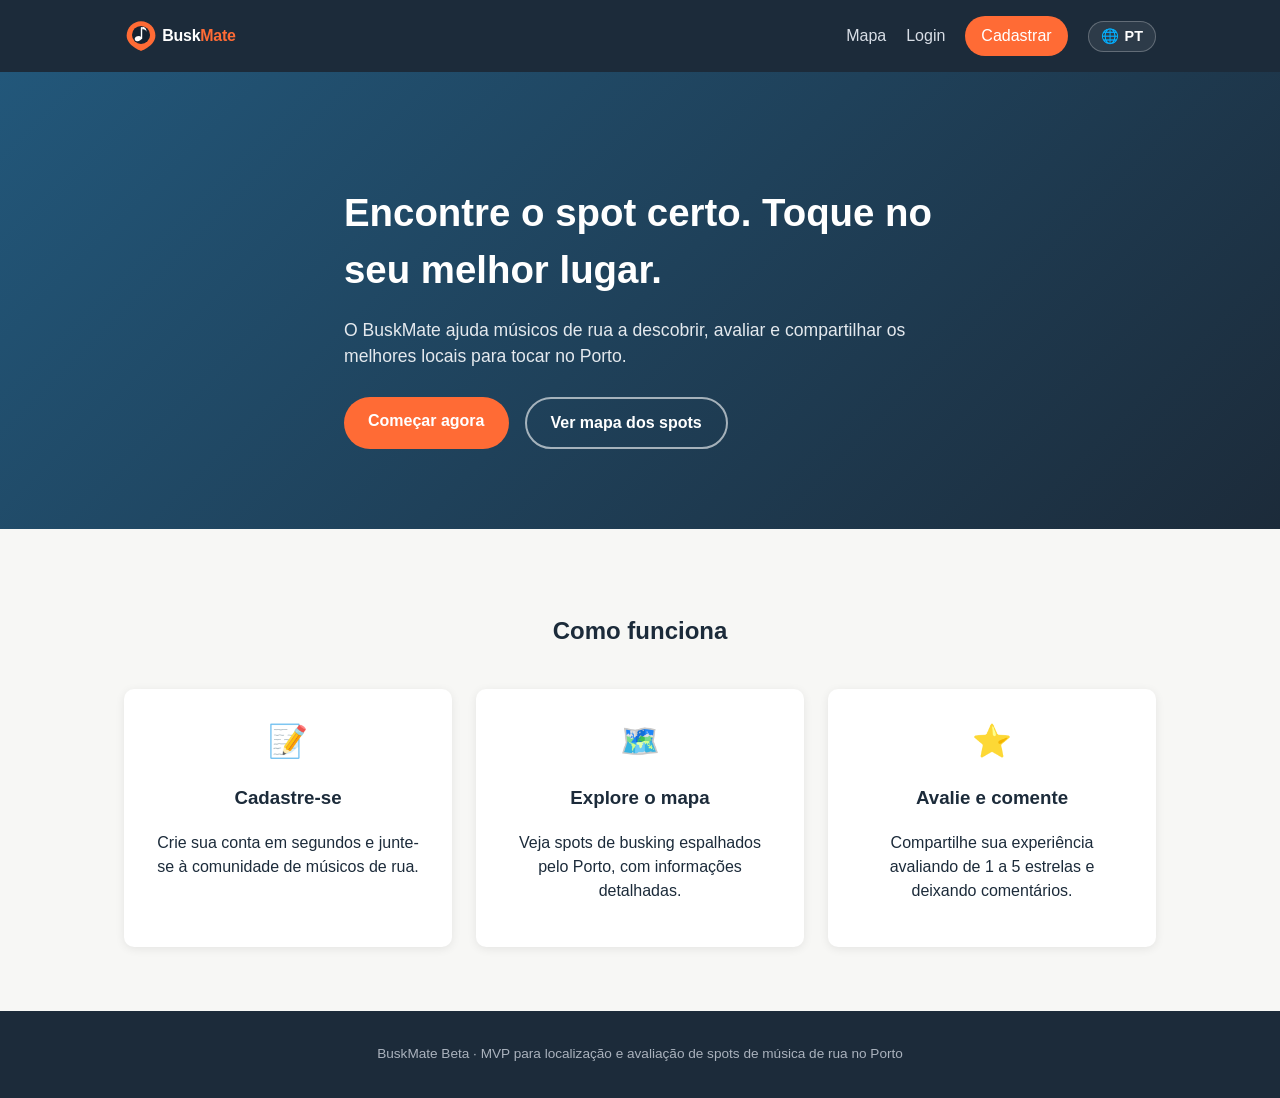
<file: index.html>
<!DOCTYPE html>
<html lang="pt-PT">
<head>
<meta charset="UTF-8">
<meta name="viewport" content="width=device-width, initial-scale=1.0">
<title>BuskMate | Encontre os melhores spots de música de rua no Porto</title>
<link rel="icon" type="image/svg+xml" href="assets/favicon.svg">
<link rel="stylesheet" href="css/style.css">
</head>
<body>
  <header class="site-header">
    <div class="container header-inner">
      <a href="index.html" class="logo"><img src="assets/logo-white.svg" alt="BuskMate" class="logo-img"></a>
      <nav class="nav">
        <a href="mapa.html" data-i18n="nav_map">Mapa</a>
        <a href="login.html" data-i18n="nav_login">Login</a>
        <a href="cadastro.html" class="btn-nav" data-i18n="nav_register">Cadastrar</a>
        <div class="lang-switcher">
          <button id="lang-toggle" class="lang-toggle" aria-label="Change language" aria-haspopup="true">
            🌐 <span id="lang-current">PT</span>
          </button>
          <ul id="lang-menu" class="lang-menu" hidden>
            <li class="lang-option" data-lang="pt">🇵🇹 Português</li>
            <li class="lang-option" data-lang="en">🇬🇧 English</li>
            <li class="lang-option" data-lang="es">🇪🇸 Español</li>
          </ul>
        </div>
      </nav>
    </div>
  </header>

  <main>
    <section class="hero">
      <div class="container hero-inner">
        <h1 data-i18n="hero_title">Encontre o spot certo. Toque no seu melhor lugar.</h1>
        <p data-i18n="hero_subtitle">O BuskMate ajuda músicos de rua a descobrir, avaliar e compartilhar os melhores locais para tocar no Porto.</p>
        <div class="hero-actions">
          <a href="cadastro.html" class="btn btn-primary" data-i18n="hero_cta_start">Começar agora</a>
          <a href="mapa.html" class="btn btn-secondary" data-i18n="hero_cta_map">Ver mapa dos spots</a>
        </div>
      </div>
    </section>

    <section class="container features">
      <h2 data-i18n="features_title">Como funciona</h2>
      <div class="feature-grid">
        <div class="feature-card">
          <span class="feature-icon">📝</span>
          <h3 data-i18n="feature1_title">Cadastre-se</h3>
          <p data-i18n="feature1_desc">Crie sua conta em segundos e junte-se à comunidade de músicos de rua.</p>
        </div>
        <div class="feature-card">
          <span class="feature-icon">🗺️</span>
          <h3 data-i18n="feature2_title">Explore o mapa</h3>
          <p data-i18n="feature2_desc">Veja spots de busking espalhados pelo Porto, com informações detalhadas.</p>
        </div>
        <div class="feature-card">
          <span class="feature-icon">⭐</span>
          <h3 data-i18n="feature3_title">Avalie e comente</h3>
          <p data-i18n="feature3_desc">Compartilhe sua experiência avaliando de 1 a 5 estrelas e deixando comentários.</p>
        </div>
      </div>
    </section>
  </main>

  <footer class="site-footer">
    <div class="container">
      <p data-i18n="footer_text">BuskMate Beta &middot; MVP para localização e avaliação de spots de música de rua no Porto</p>
    </div>
  </footer>

  <script src="js/i18n.js"></script>
</body>
</html>
</file>
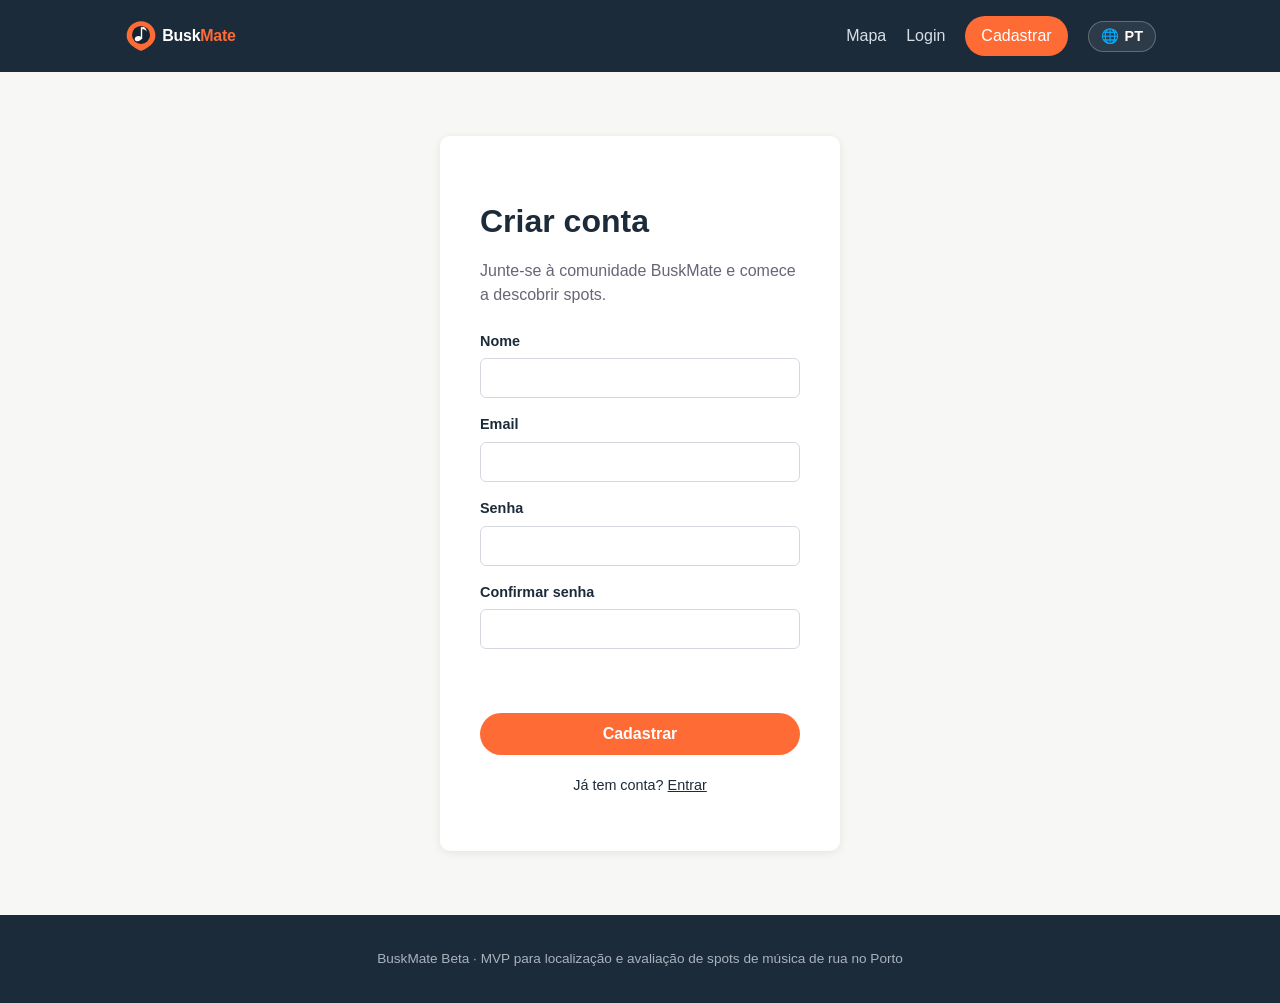
<file: cadastro.html>
<!DOCTYPE html>
<html lang="pt-PT">
<head>
<meta charset="UTF-8">
<meta name="viewport" content="width=device-width, initial-scale=1.0">
<title>Cadastro | BuskMate</title>
<link rel="icon" type="image/svg+xml" href="assets/favicon.svg">
<link rel="stylesheet" href="css/style.css">
</head>
<body>
  <header class="site-header">
    <div class="container header-inner">
      <a href="index.html" class="logo"><img src="assets/logo-white.svg" alt="BuskMate" class="logo-img"></a>
      <nav class="nav">
        <a href="mapa.html" data-i18n="nav_map">Mapa</a>
        <a href="login.html" data-i18n="nav_login">Login</a>
        <a href="cadastro.html" class="btn-nav" data-i18n="nav_register">Cadastrar</a>
        <div class="lang-switcher">
          <button id="lang-toggle" class="lang-toggle" aria-label="Change language" aria-haspopup="true">
            🌐 <span id="lang-current">PT</span>
          </button>
          <ul id="lang-menu" class="lang-menu" hidden>
            <li class="lang-option" data-lang="pt">🇵🇹 Português</li>
            <li class="lang-option" data-lang="en">🇬🇧 English</li>
            <li class="lang-option" data-lang="es">🇪🇸 Español</li>
          </ul>
        </div>
      </nav>
    </div>
  </header>

  <main class="auth-page">
    <div class="auth-card">
      <h1 data-i18n="cadastro_title">Criar conta</h1>
      <p class="auth-subtitle" data-i18n="cadastro_subtitle">Junte-se à comunidade BuskMate e comece a descobrir spots.</p>
      <form id="form-cadastro" novalidate>
        <label for="nome" data-i18n="label_nome">Nome</label>
        <input type="text" id="nome" name="nome" required>

        <label for="email" data-i18n="label_email">Email</label>
        <input type="email" id="email" name="email" required>

        <label for="senha" data-i18n="label_senha">Senha</label>
        <input type="password" id="senha" name="senha" minlength="6" required>

        <label for="confirmar-senha" data-i18n="label_confirmar_senha">Confirmar senha</label>
        <input type="password" id="confirmar-senha" name="confirmar-senha" minlength="6" required>

        <p class="form-message" id="form-message" role="alert"></p>

        <button type="submit" class="btn btn-primary btn-block" data-i18n="btn_cadastrar">Cadastrar</button>
      </form>
      <p class="auth-switch"><span data-i18n="cadastro_switch">Já tem conta?</span> <a href="login.html" data-i18n="cadastro_switch_link">Entrar</a></p>
    </div>
  </main>

  <footer class="site-footer">
    <div class="container">
      <p data-i18n="footer_text">BuskMate Beta &middot; MVP para localização e avaliação de spots de música de rua no Porto</p>
    </div>
  </footer>

  <script src="js/i18n.js"></script>
  <script src="js/auth.js"></script>
</body>
</html>
</file>
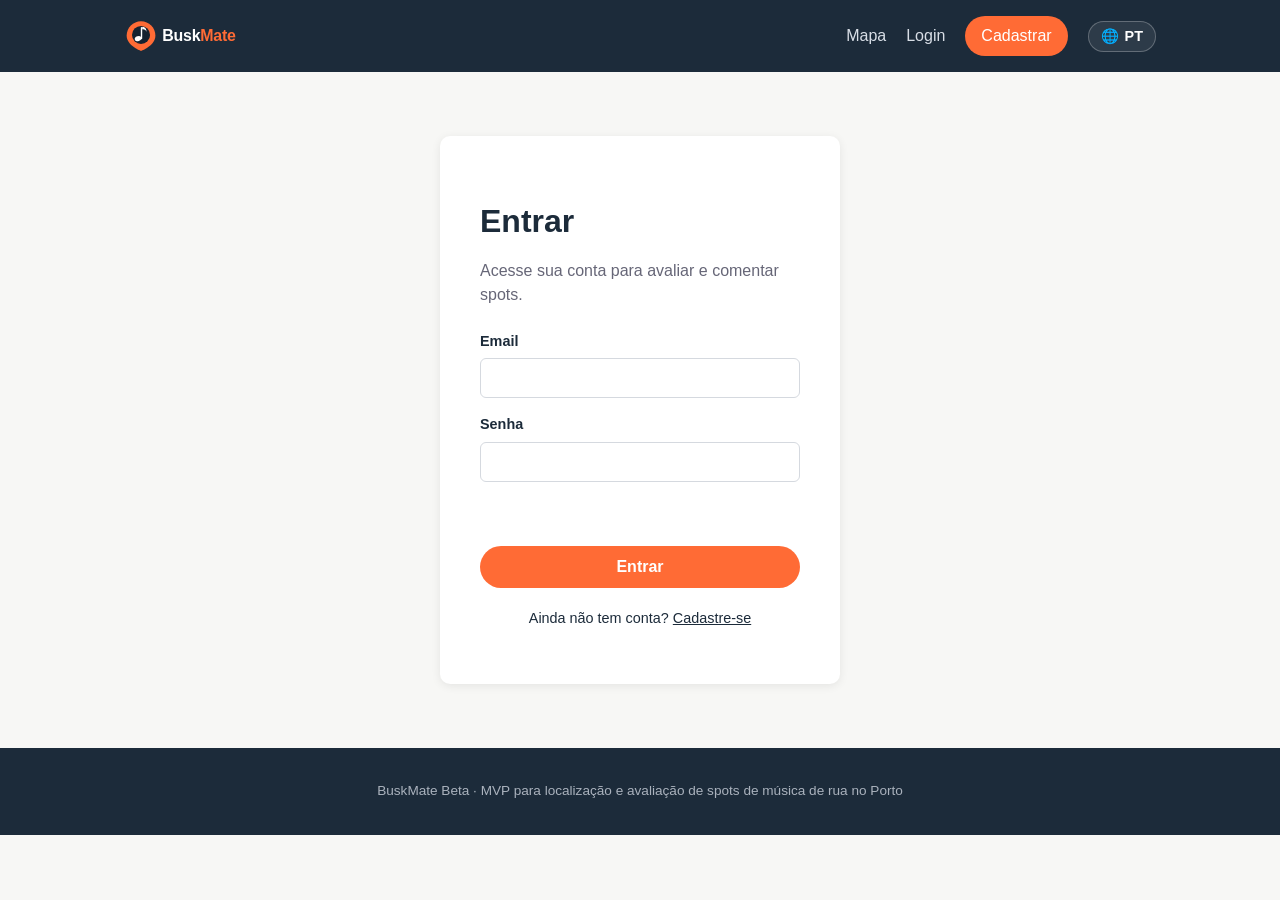
<file: login.html>
<!DOCTYPE html>
<html lang="pt-PT">
<head>
<meta charset="UTF-8">
<meta name="viewport" content="width=device-width, initial-scale=1.0">
<title>Login | BuskMate</title>
<link rel="icon" type="image/svg+xml" href="assets/favicon.svg">
<link rel="stylesheet" href="css/style.css">
</head>
<body>
  <header class="site-header">
    <div class="container header-inner">
      <a href="index.html" class="logo"><img src="assets/logo-white.svg" alt="BuskMate" class="logo-img"></a>
      <nav class="nav">
        <a href="mapa.html" data-i18n="nav_map">Mapa</a>
        <a href="login.html" data-i18n="nav_login">Login</a>
        <a href="cadastro.html" class="btn-nav" data-i18n="nav_register">Cadastrar</a>
        <div class="lang-switcher">
          <button id="lang-toggle" class="lang-toggle" aria-label="Change language" aria-haspopup="true">
            🌐 <span id="lang-current">PT</span>
          </button>
          <ul id="lang-menu" class="lang-menu" hidden>
            <li class="lang-option" data-lang="pt">🇵🇹 Português</li>
            <li class="lang-option" data-lang="en">🇬🇧 English</li>
            <li class="lang-option" data-lang="es">🇪🇸 Español</li>
          </ul>
        </div>
      </nav>
    </div>
  </header>

  <main class="auth-page">
    <div class="auth-card">
      <h1 data-i18n="login_title">Entrar</h1>
      <p class="auth-subtitle" data-i18n="login_subtitle">Acesse sua conta para avaliar e comentar spots.</p>
      <form id="form-login" novalidate>
        <label for="email" data-i18n="label_email">Email</label>
        <input type="email" id="email" name="email" required>

        <label for="senha" data-i18n="label_senha">Senha</label>
        <input type="password" id="senha" name="senha" required>

        <p class="form-message" id="form-message" role="alert"></p>

        <button type="submit" class="btn btn-primary btn-block" data-i18n="btn_entrar">Entrar</button>
      </form>
      <p class="auth-switch"><span data-i18n="login_switch">Ainda não tem conta?</span> <a href="cadastro.html" data-i18n="login_switch_link">Cadastre-se</a></p>
    </div>
  </main>

  <footer class="site-footer">
    <div class="container">
      <p data-i18n="footer_text">BuskMate Beta &middot; MVP para localização e avaliação de spots de música de rua no Porto</p>
    </div>
  </footer>

  <script src="js/i18n.js"></script>
  <script src="js/auth.js"></script>
</body>
</html>
</file>
<file: css/style.css>
:root {
  --color-primary: #ff6b35;
  --color-primary-dark: #e85a2a;
  --color-dark: #1c2b3a;
  --color-teal: #22577a;
  --color-bg: #f7f7f5;
  --color-white: #ffffff;
  --radius: 10px;
  --shadow: 0 2px 10px rgba(0, 0, 0, 0.08);
}

* { box-sizing: border-box; }

body {
  margin: 0;
  font-family: "Segoe UI", Roboto, Helvetica, Arial, sans-serif;
  background: var(--color-bg);
  color: var(--color-dark);
  line-height: 1.5;
}

.container {
  max-width: 1080px;
  margin: 0 auto;
  padding: 0 24px;
}

a { color: inherit; }

/* Header */
.site-header {
  background: var(--color-dark);
  color: var(--color-white);
  position: sticky;
  top: 0;
  z-index: 10;
}

.header-inner {
  display: flex;
  align-items: center;
  justify-content: space-between;
  padding: 16px 24px;
}

.logo {
  display: flex;
  align-items: center;
  text-decoration: none;
}

.logo-img {
  height: 34px;
  width: auto;
  display: block;
}

.nav {
  display: flex;
  align-items: center;
  gap: 20px;
}

.nav a {
  text-decoration: none;
  color: #d8dee6;
  font-weight: 500;
}

.nav a.active,
.nav a:hover {
  color: var(--color-white);
}

.nav .btn-nav {
  background: var(--color-primary);
  color: var(--color-white);
  padding: 8px 16px;
  border-radius: 999px;
}

.nav-user {
  color: var(--color-white);
  font-weight: 500;
}

/* Language switcher */
.lang-switcher {
  position: relative;
}

.lang-toggle {
  display: flex;
  align-items: center;
  gap: 6px;
  background: rgba(255, 255, 255, 0.08);
  border: 1px solid rgba(255, 255, 255, 0.25);
  color: var(--color-white);
  padding: 6px 12px;
  border-radius: 999px;
  cursor: pointer;
  font-size: 0.9rem;
  font-weight: 600;
}

.lang-toggle:hover {
  background: rgba(255, 255, 255, 0.16);
}

.lang-menu {
  position: absolute;
  top: calc(100% + 8px);
  right: 0;
  background: var(--color-white);
  color: var(--color-dark);
  border-radius: 8px;
  box-shadow: var(--shadow);
  list-style: none;
  margin: 0;
  padding: 6px;
  min-width: 160px;
  z-index: 50;
}

.lang-option {
  padding: 8px 10px;
  border-radius: 6px;
  cursor: pointer;
  font-size: 0.9rem;
  white-space: nowrap;
}

.lang-option:hover {
  background: #f0f0ee;
}

.lang-option.active {
  font-weight: 700;
  color: var(--color-primary);
}

/* Hero */
.hero {
  background: linear-gradient(135deg, var(--color-teal), var(--color-dark));
  color: var(--color-white);
  padding: 80px 0;
}

.hero-inner {
  max-width: 640px;
}

.hero h1 {
  font-size: 2.4rem;
  margin-bottom: 16px;
}

.hero p {
  font-size: 1.1rem;
  color: #e4e9ee;
  margin-bottom: 28px;
}

.hero-actions {
  display: flex;
  gap: 16px;
  flex-wrap: wrap;
}

.btn {
  display: inline-block;
  padding: 12px 24px;
  border-radius: 999px;
  text-decoration: none;
  font-weight: 600;
  border: none;
  cursor: pointer;
  font-size: 1rem;
}

.btn-primary {
  background: var(--color-primary);
  color: var(--color-white);
}

.btn-primary:hover { background: var(--color-primary-dark); }

.btn-secondary {
  background: transparent;
  color: var(--color-white);
  border: 2px solid rgba(255, 255, 255, 0.6);
}

.btn-block {
  width: 100%;
  text-align: center;
}

/* Features */
.features {
  padding: 64px 24px;
}

.features h2 {
  text-align: center;
  margin-bottom: 40px;
}

.feature-grid {
  display: grid;
  grid-template-columns: repeat(auto-fit, minmax(220px, 1fr));
  gap: 24px;
}

.feature-card {
  background: var(--color-white);
  border-radius: var(--radius);
  box-shadow: var(--shadow);
  padding: 28px;
  text-align: center;
}

.feature-icon {
  font-size: 2rem;
  display: block;
  margin-bottom: 12px;
}

/* Auth pages */
.auth-page {
  display: flex;
  justify-content: center;
  padding: 64px 24px;
}

.auth-card {
  background: var(--color-white);
  border-radius: var(--radius);
  box-shadow: var(--shadow);
  padding: 40px;
  width: 100%;
  max-width: 400px;
}

.auth-subtitle {
  color: #667;
  margin-top: -8px;
  margin-bottom: 24px;
}

.auth-card form label {
  display: block;
  font-weight: 600;
  margin: 16px 0 6px;
  font-size: 0.9rem;
}

.auth-card input,
.auth-card textarea {
  width: 100%;
  padding: 10px 12px;
  border: 1px solid #d5d9df;
  border-radius: 6px;
  font-size: 1rem;
}

.auth-card button {
  margin-top: 24px;
}

.form-message {
  color: #d63031;
  font-size: 0.9rem;
  min-height: 1.2em;
  margin-top: 8px;
}

.auth-switch {
  text-align: center;
  margin-top: 20px;
  font-size: 0.9rem;
}

/* Map page */
.map-page {
  position: relative;
  height: calc(100vh - 64px);
}

#map {
  height: 100%;
  width: 100%;
}

.spot-panel {
  position: absolute;
  top: 16px;
  right: 16px;
  bottom: 16px;
  width: 360px;
  max-width: 90vw;
  background: var(--color-white);
  border-radius: var(--radius);
  box-shadow: var(--shadow);
  padding: 24px;
  overflow-y: auto;
  z-index: 500;
}

.close-panel {
  position: absolute;
  top: 12px;
  right: 12px;
  background: none;
  border: none;
  font-size: 1.5rem;
  cursor: pointer;
  color: #888;
}

.spot-rating {
  color: var(--color-primary);
  font-weight: 600;
}

.star-input {
  font-size: 1.8rem;
  cursor: pointer;
  letter-spacing: 4px;
  color: var(--color-primary);
  margin-bottom: 12px;
}

.star {
  cursor: pointer;
}

.comentarios-lista {
  margin-top: 24px;
}

.comentario {
  border-top: 1px solid #eee;
  padding: 10px 0;
}

.comentario-header {
  margin-bottom: 2px;
}

.login-prompt {
  background: #fff4ec;
  padding: 12px;
  border-radius: 8px;
  font-size: 0.9rem;
}

/* Footer */
.site-footer {
  background: var(--color-dark);
  color: #aab2bd;
  text-align: center;
  padding: 20px 0;
  font-size: 0.85rem;
}
</file>
